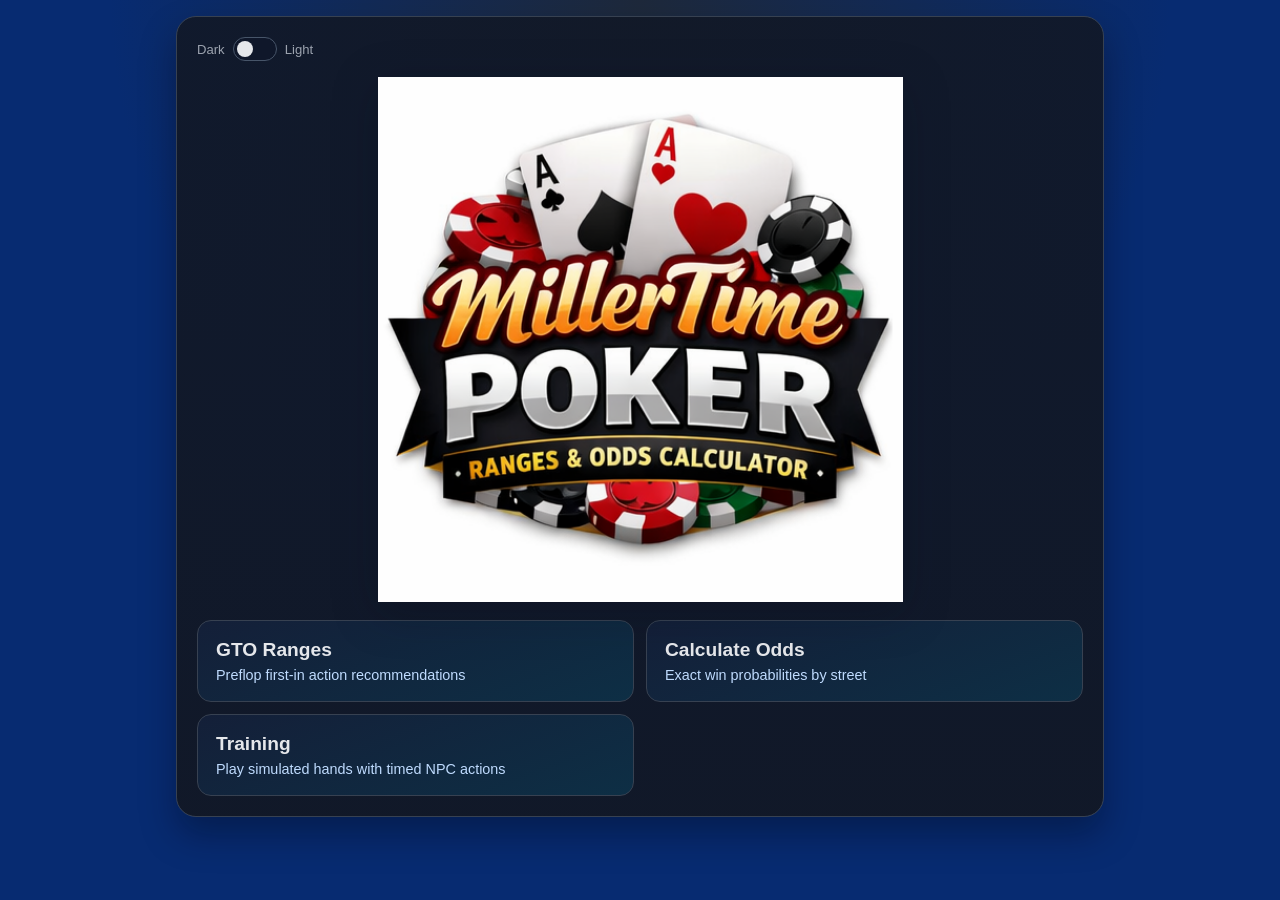
<file: index.html>
<!DOCTYPE html>
<html lang="en">
  <head>
    <meta charset="UTF-8" />
    <meta name="viewport" content="width=device-width, initial-scale=1.0" />
    <title>MillerTime Poker</title>
    <link rel="icon" type="image/svg+xml" href="favicon.svg" />
    <link rel="shortcut icon" href="favicon.svg" />
    <link rel="stylesheet" href="styles.css" />
    <script src="theme.js" defer></script>
  </head>
  <body>
    <main class="app-shell">
      <section class="card">
        <!-- Global top bar with theme toggle for the landing page. -->
        <div class="top-nav">
          <div class="theme-control">
            <span class="theme-label">Dark</span>
            <label class="theme-switch" for="theme-toggle-menu" aria-label="Toggle light mode">
              <input id="theme-toggle-menu" type="checkbox" data-theme-toggle />
              <span class="theme-slider"></span>
            </label>
            <span class="theme-label">Light</span>
          </div>
        </div>

        <!-- Hero/logo region. -->
        <div class="splash-wrap" aria-label="MillerTime Poker splash logo">
          <img
            class="splash-logo"
            src="assets/millertime-poker-logo.png"
            alt="MillerTime Poker Ranges and Odds Calculator logo"
          />
        </div>

        <!-- Main application navigation tiles. -->
        <div class="menu-grid">
          <a class="menu-button" href="ranges.html">
            <span class="menu-button-title">GTO Ranges</span>
            <span class="menu-button-subtitle">Preflop first-in action recommendations</span>
          </a>
          <a class="menu-button" href="odds.html">
            <span class="menu-button-title">Calculate Odds</span>
            <span class="menu-button-subtitle">Exact win probabilities by street</span>
          </a>
          <a class="menu-button" href="training.html">
            <span class="menu-button-title">Training</span>
            <span class="menu-button-subtitle">Play simulated hands with timed NPC actions</span>
          </a>
        </div>
      </section>
    </main>
  </body>
</html>
</file>
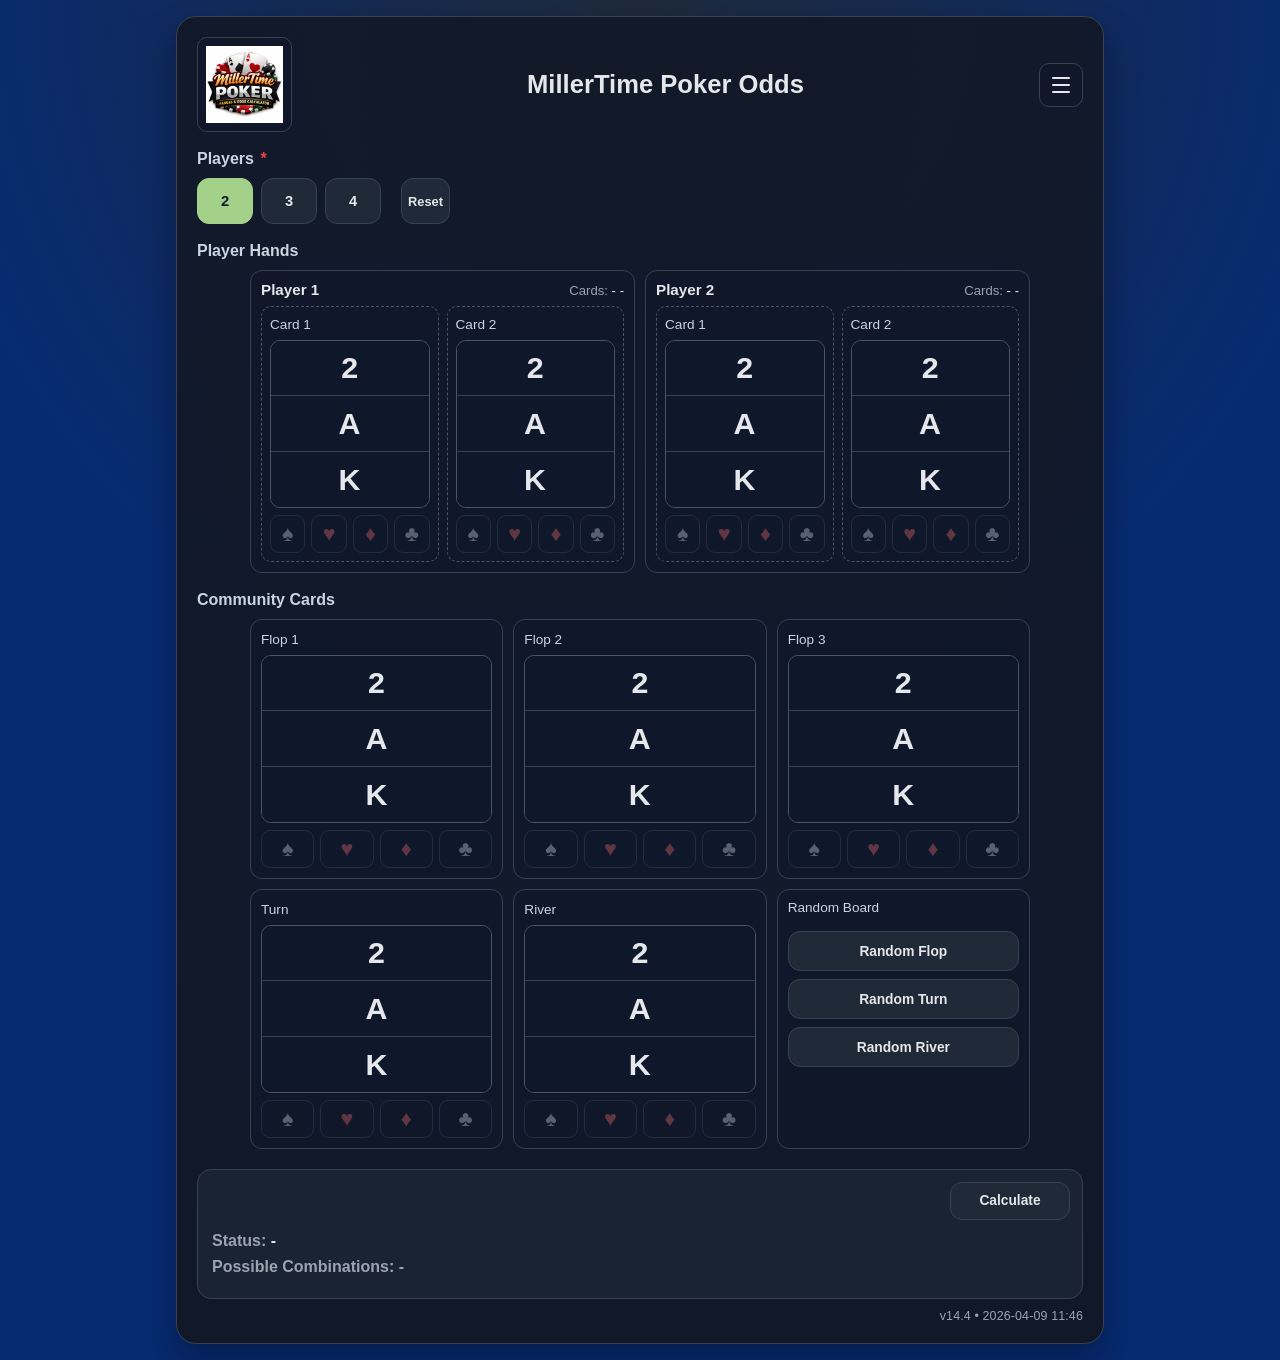
<file: odds.html>
<!DOCTYPE html>
<html lang="en">
  <head>
    <meta charset="UTF-8" />
    <meta name="viewport" content="width=device-width, initial-scale=1.0" />
    <title>MillerTime Poker Odds</title>
    <link rel="icon" type="image/svg+xml" href="favicon.svg" />
    <link rel="shortcut icon" href="favicon.svg" />
    <link rel="stylesheet" href="styles.css" />
    <script src="theme.js" defer></script>
  </head>
  <body>
    <main class="app-shell">
      <section class="card">
        <!-- Top navigation: home access, page identity, and app menu/theme controls. -->
        <div class="top-nav">
          <div class="home-brand">
            <a class="home-logo-link" href="index.html" aria-label="Go to Main Menu">
              <img class="home-logo-icon" src="assets/millertime-poker-logo.png" alt="MillerTime Poker" />
            </a>
          </div>
          <h1 class="page-title">MillerTime Poker Odds</h1>
          <details class="hamburger-menu">
            <summary class="hamburger-trigger" aria-label="Open menu">
              <span></span>
              <span></span>
              <span></span>
            </summary>
            <div class="hamburger-panel">
              <div class="theme-control menu-theme-control">
                <span class="theme-label">Dark</span>
                <label class="theme-switch" for="theme-toggle-odds" aria-label="Toggle light mode">
                  <input id="theme-toggle-odds" type="checkbox" data-theme-toggle />
                  <span class="theme-slider"></span>
                </label>
                <span class="theme-label">Light</span>
              </div>
              <a class="nav-link menu-nav-link" href="ranges.html">Go to Ranges</a>
              <a class="nav-link menu-nav-link" href="odds.html" aria-current="page">Go to Odds</a>
              <a class="nav-link menu-nav-link" href="training.html">Go to Training</a>
            </div>
          </details>
        </div>

        <!-- Player count selection and hard reset controls. -->
        <div class="field-group">
          <h2>Players <span class="required-asterisk" aria-hidden="true">*</span></h2>
          <div class="players-start-row">
            <div id="odds-players-grid" class="button-grid players-grid odds-players-grid"></div>
            <button id="reset-odds-btn" class="small-reset-btn" type="button">Reset</button>
          </div>
        </div>

        <!-- Per-player card selection rows. -->
        <div class="field-group">
          <h2>Player Hands</h2>
          <div id="player-rows" class="player-rows"></div>
        </div>

        <!-- Community card selectors and randomization controls. -->
        <div class="field-group">
          <h2>Community Cards</h2>
          <div id="board-grid" class="board-grid"></div>
        </div>

        <!-- Computation controls and odds output panel. -->
        <section class="result" aria-live="polite">
          <button id="calculate-odds-btn" class="calculate-odds-panel result-calc-btn" type="button">Calculate</button>
          <div class="result-row odds-summary-row">
            <span class="label summary-label">Status: <span id="odds-status" class="value odds-status-value pending">-</span></span>
          </div>
          <div class="result-row odds-summary-row">
            <span class="label summary-label">Possible Combinations: <span id="boards-evaluated" class="value">-</span></span>
          </div>
          <div id="odds-results" class="odds-results"></div>
        </section>

        <div class="build-tag-wrap">
          <span id="build-tag" class="build-tag">Build -</span>
        </div>
      </section>
    </main>

    <script src="odds.js"></script>
  </body>
</html>
</file>
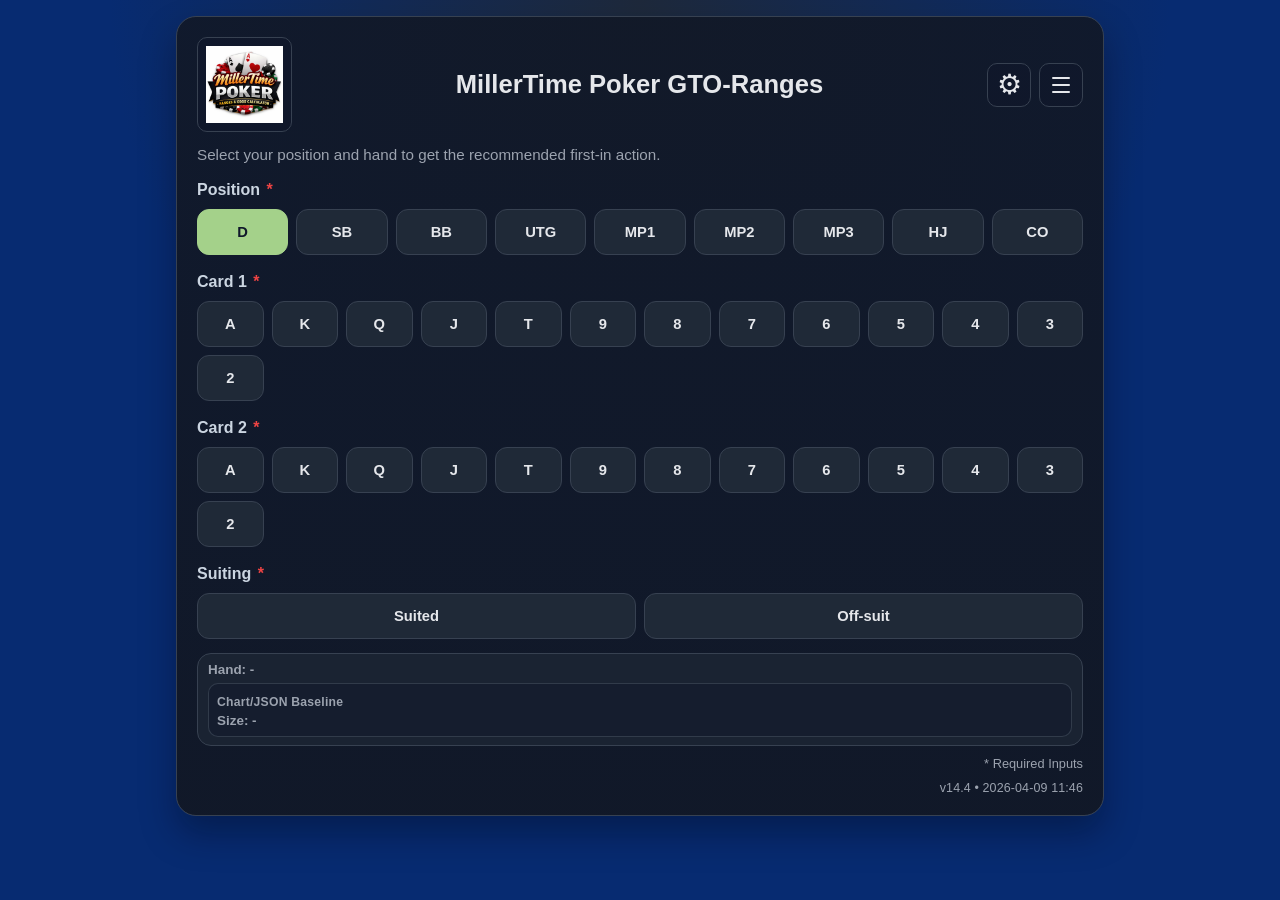
<file: ranges.html>
<!DOCTYPE html>
<html lang="en">
  <head>
    <meta charset="UTF-8" />
    <meta name="viewport" content="width=device-width, initial-scale=1.0" />
    <title>Millertime Poker GTO-Ranges</title>
    <link rel="icon" type="image/svg+xml" href="favicon.svg" />
    <link rel="shortcut icon" href="favicon.svg" />
    <link rel="stylesheet" href="styles.css" />
    <script src="theme.js" defer></script>
  </head>
  <body>
    <main class="app-shell">
      <section class="card">
        <!-- Top navigation: branding, page title, settings shortcut, and menu. -->
        <div class="top-nav">
          <div class="home-brand">
            <a class="home-logo-link" href="index.html" aria-label="Go to Main Menu">
              <img class="home-logo-icon" src="assets/millertime-poker-logo.png" alt="MillerTime Poker" />
            </a>
          </div>
          <h1 class="page-title">MillerTime Poker GTO-Ranges</h1>
          <div class="top-nav-actions">
            <button id="ranges-settings-open-btn" class="training-settings-trigger" type="button" aria-label="Open range settings">&#9881;</button>
            <details class="hamburger-menu">
              <summary class="hamburger-trigger" aria-label="Open menu">
                <span></span>
                <span></span>
                <span></span>
              </summary>
              <div class="hamburger-panel">
                <div class="theme-control menu-theme-control">
                  <span class="theme-label">Dark</span>
                  <label class="theme-switch" for="theme-toggle-ranges" aria-label="Toggle light mode">
                    <input id="theme-toggle-ranges" type="checkbox" data-theme-toggle />
                    <span class="theme-slider"></span>
                  </label>
                  <span class="theme-label">Light</span>
                </div>
                <a class="nav-link menu-nav-link" href="ranges.html" aria-current="page">Go to Ranges</a>
                <a class="nav-link menu-nav-link" href="odds.html">Go to Odds</a>
                <a class="nav-link menu-nav-link" href="training.html">Go to Training</a>
              </div>
            </details>
          </div>
        </div>

        <!-- Main page guidance text for the recommendation flow. -->
        <p class="subtitle">Select your position and hand to get the recommended first-in action.</p>

        <!-- Overlay settings panel for game type, player count, and table profile. -->
        <details id="ranges-settings-panel" class="training-settings training-settings-overlay">
          <summary class="training-settings-summary">Range Settings</summary>

          <div class="training-settings-dialog" role="dialog" aria-modal="true" aria-label="Range Settings">
            <div class="training-settings-dialog-header">
              <h2 class="training-settings-dialog-title">Range Settings</h2>
              <button id="ranges-settings-close-btn" class="training-settings-close" type="button" aria-label="Close settings">X</button>
            </div>

            <div class="field-group">
              <h2>Game Type</h2>
              <div id="ranges-game-type-grid" class="button-grid suiting-grid"></div>
            </div>

            <div class="field-group">
              <h2>Players <span class="required-asterisk" aria-hidden="true">*</span></h2>
              <div id="players-grid" class="button-grid players-grid scroll-selector ranges-scroll-selector"></div>
            </div>

            <div class="field-group">
              <h2>Table Temperature <span class="required-asterisk" aria-hidden="true">*</span></h2>
              <div id="temperature-grid" class="button-grid temperature-grid scroll-selector ranges-scroll-selector"></div>
            </div>
          </div>
        </details>

        <!-- Primary hand input selectors. -->
        <div class="field-group">
          <h2>Position <span class="required-asterisk" aria-hidden="true">*</span></h2>
          <div id="position-grid" class="button-grid"></div>
        </div>

        <div class="field-group">
          <h2>Card 1 <span class="required-asterisk" aria-hidden="true">*</span></h2>
          <div id="card1-grid" class="button-grid"></div>
        </div>

        <div class="field-group">
          <h2>Card 2 <span class="required-asterisk" aria-hidden="true">*</span></h2>
          <div id="card2-grid" class="button-grid"></div>
        </div>

        <div class="field-group">
          <h2>Suiting <span class="required-asterisk" aria-hidden="true">*</span></h2>
          <div id="suited-grid" class="button-grid suiting-grid"></div>
        </div>

        <!-- Recommendation output panel. -->
        <section class="result range-result" id="result-box" aria-live="polite">
          <div class="result-row odds-summary-row">
            <span class="label summary-label">Hand: <span id="hand-value" class="value">-</span></span>
          </div>
          <div id="baseline-recommendation" class="range-recommendation-block">
            <span class="range-recommendation-label">Chart/JSON Baseline</span>
            <button id="baseline-action-button" class="select-btn range-action-btn" type="button" hidden></button>
            <div class="result-row odds-summary-row">
              <span class="label summary-label">Size: <span id="baseline-size-value" class="value">-</span></span>
            </div>
          </div>

          <div id="derived-recommendation" class="range-recommendation-block" hidden>
            <span class="range-recommendation-label">Derived (Players/Temperature)</span>
            <button id="derived-action-button" class="select-btn range-action-btn" type="button" hidden></button>
            <div class="result-row odds-summary-row">
              <span class="label summary-label">Size: <span id="derived-size-value" class="value">-</span></span>
            </div>
            <p id="derived-reason" class="range-derived-reason" hidden></p>
          </div>

          <button id="range-source-button" class="select-btn range-source-btn" type="button" hidden>View Source Chart</button>
        </section>

        <details id="range-source-modal" class="training-settings training-settings-overlay range-source-modal">
          <summary>Range Source</summary>
          <div class="training-settings-dialog range-source-dialog" role="dialog" aria-modal="true" aria-label="Range Source Screenshot">
            <div class="training-settings-dialog-header">
              <h2 id="range-source-title" class="training-settings-dialog-title">Range Source</h2>
              <button id="range-source-close-btn" class="training-settings-close" type="button" aria-label="Close source screenshot">X</button>
            </div>

            <p id="range-source-caption" class="range-source-caption"></p>
            <p id="range-source-missing" class="range-source-missing" hidden>
              Screenshot not found. Add an image file for this game type and position in assets/range-screenshots.
            </p>
            <div class="range-source-image-wrap">
              <img id="range-source-image" class="range-source-image" alt="Range source screenshot" loading="lazy" hidden />
            </div>
          </div>
        </details>

        <p class="required-note">* Required Inputs</p>

        <div class="build-tag-wrap">
          <span id="build-tag" class="build-tag">Build -</span>
        </div>
      </section>
    </main>

    <script src="app.js"></script>
  </body>
</html>
</file>
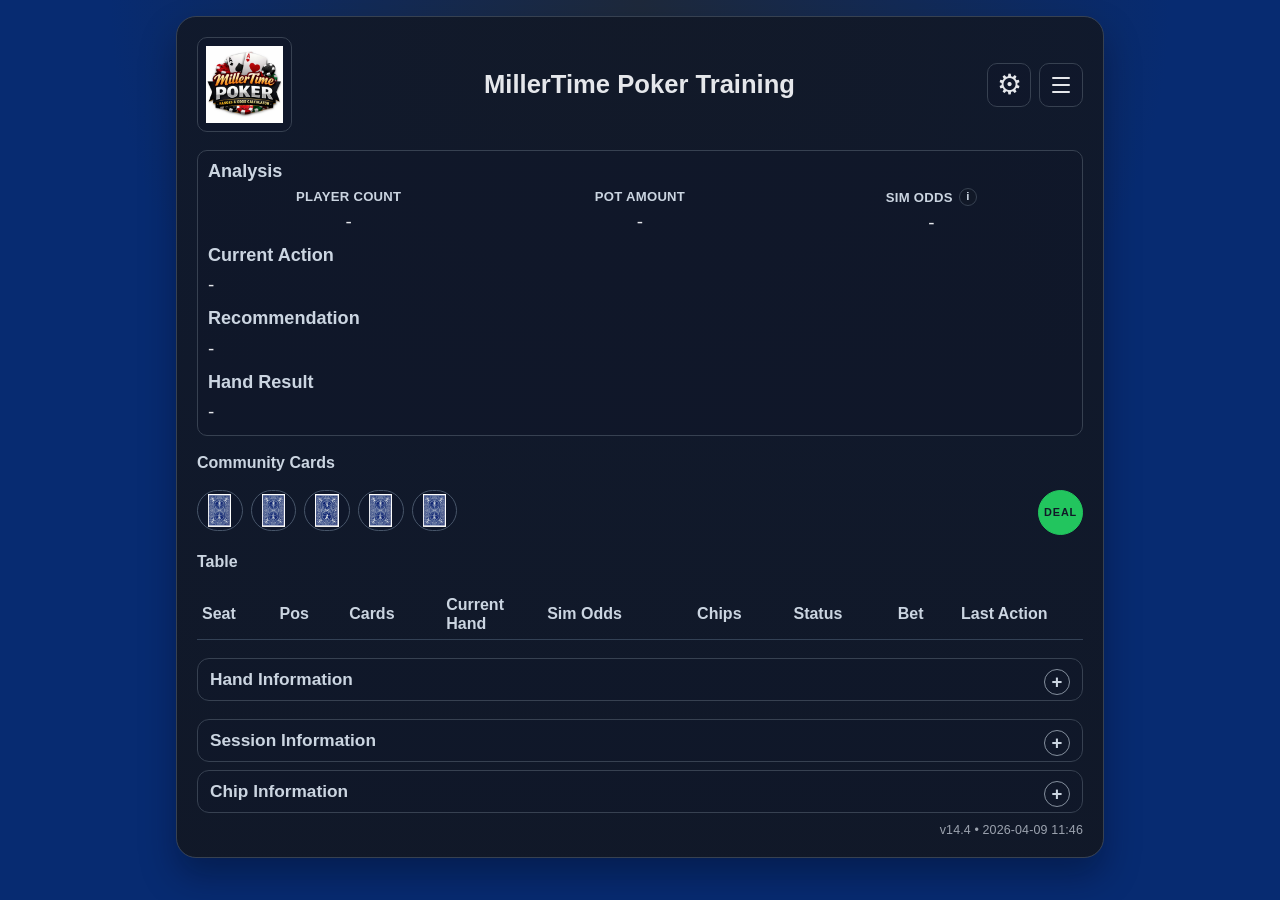
<file: training.html>
<!DOCTYPE html>
<html lang="en">
  <head>
    <meta charset="UTF-8" />
    <meta name="viewport" content="width=device-width, initial-scale=1.0" />
    <title>MillerTime Poker Training</title>
    <link rel="icon" type="image/svg+xml" href="favicon.svg" />
    <link rel="shortcut icon" href="favicon.svg" />
    <link rel="stylesheet" href="styles.css" />
    <script src="theme.js" defer></script>
  </head>
  <body>
    <main class="app-shell">
      <section class="card">
        <!-- Top navigation and global controls for the training page. -->
        <div class="top-nav">
          <div class="home-brand">
            <a class="home-logo-link" href="index.html" aria-label="Go to Main Menu">
              <img class="home-logo-icon" src="assets/millertime-poker-logo.png" alt="MillerTime Poker" />
            </a>
          </div>
          <h1 class="page-title">MillerTime Poker Training</h1>
          <div class="top-nav-actions">
            <button id="training-settings-open-btn" class="training-settings-trigger" type="button" aria-label="Open session settings">&#9881;</button>
            <details class="hamburger-menu">
              <summary class="hamburger-trigger" aria-label="Open menu">
                <span></span>
                <span></span>
                <span></span>
              </summary>
              <div class="hamburger-panel">
                <div class="theme-control menu-theme-control">
                  <span class="theme-label">Dark</span>
                  <label class="theme-switch" for="theme-toggle-training" aria-label="Toggle light mode">
                    <input id="theme-toggle-training" type="checkbox" data-theme-toggle />
                    <span class="theme-slider"></span>
                  </label>
                  <span class="theme-label">Light</span>
                </div>
                <a class="nav-link menu-nav-link" href="ranges.html">Go to Ranges</a>
                <a class="nav-link menu-nav-link" href="odds.html">Go to Odds</a>
                <a class="nav-link menu-nav-link" href="training.html" aria-current="page">Go to Training</a>
                <a class="nav-link menu-nav-link" href="#training-session-log-section">Session Information</a>
              </div>
            </details>
          </div>
        </div>
        <!-- Session-level configuration overlay (table setup + automation options). -->
        <details id="training-settings-panel" class="training-settings training-settings-overlay">
          <summary class="training-settings-summary">Session Settings</summary>

          <div class="training-settings-dialog" role="dialog" aria-modal="true" aria-label="Session Settings">
            <div class="training-settings-dialog-header">
              <h2 class="training-settings-dialog-title">Session Settings</h2>
              <button id="training-settings-close-btn" class="training-settings-close" type="button" aria-label="Close settings">X</button>
            </div>

            <section class="field-group">
              <h2>Players <span class="required-asterisk" aria-hidden="true">*</span></h2>
              <div id="training-players-grid" class="button-grid players-grid"></div>
            </section>

            <section class="field-group">
              <h2>Table Temperature <span class="required-asterisk" aria-hidden="true">*</span></h2>
              <div id="training-temperature-grid" class="button-grid temperature-grid"></div>
            </section>

            <section class="field-group">
              <h2>Your Position <span class="required-asterisk" aria-hidden="true">*</span></h2>
              <div id="training-position-grid" class="button-grid"></div>
            </section>

            <section class="field-group">
              <h2>Game Type</h2>
              <div id="training-game-type-grid" class="button-grid suiting-grid"></div>
            </section>

            <section class="field-group">
              <h2>Automation</h2>
              <label class="training-checkbox-option" for="training-auto-deal-toggle">
                <input id="training-auto-deal-toggle" type="checkbox" checked />
                <span>Auto deal next hand after 10 seconds</span>
              </label>
              <button id="training-settings-reset-btn" class="select-btn danger training-settings-reset-btn" type="button">Reset Session</button>
            </section>
          </div>
        </details>

        <!-- Live analysis and recommendation dashboard. -->
        <section class="field-group">
          <div class="training-action-status training-action-overview" aria-live="polite">
            <section class="training-action-section training-action-analysis">
              <h3 class="training-action-heading">Analysis</h3>
              <div class="training-analysis-metrics">
                <div class="training-analysis-metric">
                  <span class="training-analysis-label">Player Count</span>
                  <span id="training-players-in-hand" class="value training-status-value training-analysis-value">-</span>
                </div>
                <div class="training-analysis-metric">
                  <span class="training-analysis-label">Pot Amount</span>
                  <span id="training-pot" class="value training-status-value training-analysis-value">-</span>
                </div>
                <div class="training-analysis-metric">
                  <span class="training-analysis-label">
                    <span class="training-heading-with-info">
                      Sim Odds
                      <span id="training-sim-odds-info-anchor" class="training-info-anchor">
                        <button
                          id="training-sim-odds-info-btn"
                          class="training-info-icon-btn"
                          type="button"
                          aria-label="How Sim Odds works"
                          aria-expanded="false"
                          aria-controls="training-sim-odds-info-popover"
                        >
                          i
                        </button>
                        <span id="training-sim-odds-info-popover" class="training-info-popover" role="tooltip" hidden>
                          Sim Odds is estimated with Monte Carlo simulation. The app runs many random runouts versus active opponents and averages win/tie outcomes.
                        </span>
                      </span>
                    </span>
                  </span>
                  <span id="training-odds" class="value training-status-value training-analysis-value">-</span>
                </div>
              </div>
            </section>
            <section class="training-action-section training-action-current-action">
              <h3 class="training-action-heading">Current Action</h3>
              <span id="training-action-on" class="value training-status-value training-current-action-value">-</span>
            </section>
            <section class="training-action-section training-action-recommendation">
              <h3 class="training-action-heading">Recommendation</h3>
              <span id="training-reco-analysis" class="value training-status-value training-reco-analysis-value">-</span>
              <p id="training-prompt" class="training-prompt">Start a hand to begin training.</p>
              <p class="training-reco-line">
                <span id="training-reco" class="value training-status-value training-reco-value">-</span>
              </p>
            </section>
            <section class="training-action-section training-action-hand-result">
              <h3 class="training-action-heading">Hand Result</h3>
              <span id="training-hand-result" class="value training-status-value training-hand-result-value">-</span>
                <div id="training-auto-deal-controls" class="training-auto-deal-controls" hidden>
                  <span id="training-auto-deal-status" class="training-auto-deal-status">Next hand in 10s</span>
                  <button id="training-auto-deal-pause-btn" class="select-btn training-small-btn" type="button">Pause</button>
                </div>
            </section>
            <div class="training-status-hidden" aria-hidden="true">
              <span id="training-session">-</span>
              <span id="training-street">-</span>
            </div>
          </div>
        </section>

        <!-- Community board and primary deal action. -->
        <section class="field-group">
          <div class="training-board-heading">
            <h2 class="training-board-title">Community Cards</h2>
          </div>
          <div class="training-board-row">
            <div id="training-board" class="board-display"></div>
            <div class="training-top-controls">
              <div class="training-deal-control">
                <button id="training-start-btn" class="select-btn training-small-btn training-deal-btn" type="button" aria-label="Deal" title="Deal">DEAL</button>
              </div>
            </div>
          </div>
        </section>

        <!-- User bet sizing controls (shown only when aggressive actions are available). -->
        <section class="field-group training-bet-sizing-section" id="training-bet-sizing" hidden>
          <label for="training-bet-size-input" class="training-bet-sizing-label">Bet Amount</label>
          <div class="training-bet-sizing-controls">
            <input
              id="training-bet-size-input"
              class="training-bet-size-input"
              type="number"
              min="0"
              step="10"
              value="0"
              disabled
            />
            <input
              id="training-bet-size-slider"
              class="training-bet-size-slider"
              type="range"
              min="0"
              max="0"
              step="10"
              value="0"
              list="training-bet-size-ticks"
              disabled
            />
            <datalist id="training-bet-size-ticks"></datalist>
            <span id="training-bet-size-range" class="training-bet-size-range">Range: -</span>
            <span id="training-bet-size-current" class="training-bet-size-current">Selected: -</span>
          </div>
        </section>

        <!-- Per-seat table state and action controls. -->
        <section class="field-group">
          <div class="training-table-heading">
            <h2 class="training-table-title">Table</h2>
            <div class="training-controls training-controls-inline">
              <div id="training-action-buttons" class="training-action-buttons training-action-buttons-inline">
                <button id="training-fold-btn" class="select-btn danger training-small-btn" type="button" disabled>Fold</button>
                <button id="training-check-btn" class="select-btn training-small-btn" type="button" disabled>Check</button>
                <button id="training-call-btn" class="select-btn training-small-btn" type="button" disabled>Call</button>
                <button id="training-raise-btn" class="select-btn training-small-btn" type="button" disabled>Raise</button>
                <button id="training-bet-btn" class="select-btn training-small-btn" type="button" disabled>Bet</button>
              </div>
            </div>
          </div>
          <div class="table-wrap training-table-wrap">
            <table class="odds-table training-table" id="training-table">
              <thead>
                <tr>
                  <th>Seat</th>
                  <th>Pos</th>
                  <th>Cards</th>
                  <th>Current Hand</th>
                  <th id="training-odds-results-header">Sim Odds</th>
                  <th>Chips</th>
                  <th>Status</th>
                  <th>Bet</th>
                  <th>Last Action</th>
                </tr>
              </thead>
              <tbody id="training-table-body"></tbody>
            </table>
          </div>
        </section>

        <!-- Hand-level event feed and post-hand analysis. -->
        <details id="training-hand-info-section" class="field-group training-info-panel">
          <summary class="training-info-summary">Hand Information</summary>
          <div class="training-info-content">
            <div id="training-log" class="training-log"></div>

            <section id="training-summary" class="result training-summary" hidden>
              <div class="result-row odds-summary-row">
                <span class="label summary-label">Hand Analysis: <span id="training-summary-headline" class="value">-</span></span>
              </div>
              <div id="training-summary-details" class="training-summary-details"></div>
            </section>
          </div>
        </details>

        <!-- Session-level summary and history logs. -->
        <details id="training-session-log-section" class="field-group training-info-panel">
          <summary class="training-info-summary">Session Information</summary>
          <div class="training-info-content">
            <div id="training-session-log-body" class="training-session-log">No completed hands yet in this session.</div>
          </div>
        </details>

        <!-- Chip movement/audit trail for the current session. -->
        <details id="training-chip-log-section" class="field-group training-info-panel training-chip-log-section">
          <summary class="training-info-summary">Chip Information</summary>
          <div class="training-info-content">
            <div id="training-chip-log" class="training-chip-log">Session chip tracking will appear here.</div>
          </div>
        </details>

        <div class="build-tag-wrap">
          <span id="training-build-tag" class="build-tag">Build -</span>
        </div>
      </section>
    </main>

    <script src="training.js"></script>
  </body>
</html>
</file>
<file: styles.css>
/* Design tokens used throughout the app for color consistency and theming. */
:root {
  --bg: #072b71;
  --bg-start: #1e293b;
  --panel: #111827;
  --panel-soft: #1f2937;
  --card-bg: linear-gradient(180deg, rgba(17, 24, 39, 0.92), rgba(17, 24, 39, 0.98));
  --menu-button-bg: linear-gradient(160deg, rgba(20, 32, 58, 0.9), rgba(13, 49, 72, 0.9));
  --menu-button-hover-shadow: 0 8px 20px rgba(8, 47, 73, 0.45);
  --surface-soft: rgba(15, 23, 42, 0.55);
  --token-bg: rgba(15, 23, 42, 0.75);
  --text: #e5e7eb;
  --muted: #9ca3af;
  --heading: #cbd5e1;
  --accent: #22d3ee;
  --accent-soft: rgba(34, 211, 238, 0.22);
  --success: #22c55e;
  --warning: #f59e0b;
  --danger: #ef4444;
  --border: #374151;
  --nav-link-text: #c7d2fe;
  --nav-link-bg: rgba(15, 23, 42, 0.55);
  --menu-subtitle: #bfdbfe;
  --table-border: #334155;
  --card-select-bg: #0f172a;
  --card-select-border: #475569;
  --suit-black: #e2e8f0;
  --suit-red: #f87171;
  --status-pending-bg: rgba(156, 163, 175, 0.2);
  --status-pending-text: var(--text);
  --status-info-bg: rgba(56, 189, 248, 0.2);
  --status-info-text: #bae6fd;
  --btn-disabled-bg: color-mix(in oklab, var(--panel-soft) 88%, black);
  --btn-disabled-border: color-mix(in oklab, var(--border) 85%, black);
  --btn-disabled-text: color-mix(in oklab, var(--text) 74%, black);
}

[data-theme="light"] {
  --bg: #e0f2fe;
  --bg-start: #f8fafc;
  --panel: #ffffff;
  --panel-soft: #eef2ff;
  --card-bg: linear-gradient(180deg, #ffffff, #f8fafc);
  --menu-button-bg: linear-gradient(160deg, rgba(255, 255, 255, 0.98), rgba(241, 245, 249, 0.98));
  --menu-button-hover-shadow: 0 8px 18px rgba(148, 163, 184, 0.35);
  --surface-soft: rgba(241, 245, 249, 0.9);
  --token-bg: rgba(226, 232, 240, 0.9);
  --text: #0f172a;
  --muted: #475569;
  --heading: #1e293b;
  --border: #cbd5e1;
  --nav-link-text: #1d4ed8;
  --nav-link-bg: rgba(219, 234, 254, 0.85);
  --menu-subtitle: #1e3a8a;
  --table-border: #cbd5e1;
  --card-select-bg: #ffffff;
  --card-select-border: #94a3b8;
  --suit-black: #0f172a;
  --suit-red: #dc2626;
  --status-pending-bg: rgba(148, 163, 184, 0.22);
  --status-pending-text: #0f172a;
  --status-info-bg: rgba(14, 116, 144, 0.24);
  --status-info-text: #0c4a6e;
  --btn-disabled-bg: #dbe4ef;
  --btn-disabled-border: #a9b8cb;
  --btn-disabled-text: #1f2937;
}

[data-theme="light"] #action-value.raise {
  color: #14532d;
}

[data-theme="light"] #action-value.call,
[data-theme="light"] #action-value.check {
  color: #92400e;
}

[data-theme="light"] #action-value.fold {
  color: #991b1b;
}

/* Base reset and page-level layout containers. */
* {
  box-sizing: border-box;
}

body {
  margin: 0;
  min-height: 100vh;
  font-family: "Avenir Next", "Segoe UI", "Trebuchet MS", sans-serif;
  background: radial-gradient(circle at top, var(--bg-start) 0%, var(--bg) 48%);
  color: var(--text);
}

.app-shell {
  width: min(960px, 100%);
  margin: 0 auto;
  padding: 16px;
}

.card {
  background: var(--card-bg);
  border: 1px solid var(--border);
  border-radius: 20px;
  padding: 20px;
  box-shadow: 0 18px 35px rgba(2, 6, 23, 0.35);
}

.top-nav {
  display: grid;
  grid-template-columns: auto 1fr auto;
  align-items: center;
  gap: 10px;
  margin-bottom: 14px;
}

.home-brand {
  display: inline-flex;
  align-items: center;
  justify-self: start;
}

.home-logo-link {
  display: inline-flex;
  width: 95px;
  height: 95px;
  align-items: center;
  justify-content: center;
  border-radius: 10px;
  border: 1px solid var(--border);
  background: var(--surface-soft);
  transition: 120ms ease;
}

.home-logo-link:hover {
  border-color: var(--accent);
  transform: translateY(-1px);
}

.home-logo-icon {
  width: 77px;
  height: 77px;
  object-fit: contain;
}

.page-title {
  margin: 0;
  font-size: clamp(1.2rem, 2vw, 1.8rem);
  line-height: 1.15;
  text-align: center;
  justify-self: center;
}

.top-nav-actions {
  display: inline-flex;
  align-items: center;
  gap: 8px;
  justify-self: end;
}

.training-settings-trigger {
  display: inline-flex;
  width: 44px;
  height: 44px;
  border-radius: 10px;
  border: 1px solid var(--border);
  background: var(--surface-soft);
  color: var(--text);
  align-items: center;
  justify-content: center;
  font-size: 1.72rem;
  line-height: 1;
  cursor: pointer;
}

.training-settings-trigger:hover {
  border-color: var(--accent);
  transform: translateY(-1px);
}

.hamburger-menu {
  position: relative;
  justify-self: end;
}

.hamburger-trigger {
  list-style: none;
  display: inline-flex;
  width: 44px;
  height: 44px;
  border-radius: 10px;
  border: 1px solid var(--border);
  background: var(--surface-soft);
  align-items: center;
  justify-content: center;
  flex-direction: column;
  gap: 5px;
  cursor: pointer;
}

.hamburger-trigger::-webkit-details-marker {
  display: none;
}

.hamburger-trigger span {
  width: 18px;
  height: 2px;
  border-radius: 99px;
  background: var(--text);
}

.hamburger-panel {
  position: absolute;
  right: 0;
  top: calc(100% + 8px);
  min-width: 220px;
  padding: 10px;
  border-radius: 12px;
  border: 1px solid var(--border);
  background: var(--panel);
  box-shadow: 0 16px 28px rgba(2, 6, 23, 0.35);
  z-index: 20;
}

.menu-theme-control {
  width: 100%;
  justify-content: flex-start;
  margin: 0 0 10px;
}

.menu-nav-link {
  display: block;
  margin-top: 6px;
}

.menu-nav-link[aria-current="page"] {
  opacity: 0.75;
  pointer-events: none;
}

.nav-link {
  color: var(--nav-link-text);
  text-decoration: none;
  font-size: 0.9rem;
  border: 1px solid #475569;
  background: var(--nav-link-bg);
  padding: 8px 12px;
  border-radius: 10px;
  transition: 120ms ease;
}

.nav-link:hover {
  border-color: var(--accent);
  color: var(--text);
}

/* Shared nav/menu controls (theme switch and quick navigation links). */
.theme-control {
  display: inline-flex;
  align-items: center;
  gap: 8px;
  margin-left: auto;
}

.theme-label {
  color: var(--muted);
  font-size: 0.82rem;
}

.theme-switch {
  position: relative;
  display: inline-flex;
  width: 44px;
  height: 24px;
}

.theme-switch input {
  opacity: 0;
  width: 0;
  height: 0;
}

.theme-slider {
  position: absolute;
  inset: 0;
  cursor: pointer;
  background: var(--card-select-bg);
  border: 1px solid var(--card-select-border);
  border-radius: 999px;
  transition: 160ms ease;
}

.theme-slider::before {
  content: "";
  position: absolute;
  width: 16px;
  height: 16px;
  left: 3px;
  top: 3px;
  border-radius: 50%;
  background: var(--text);
  transition: 160ms ease;
}

.theme-switch input:checked + .theme-slider {
  background: color-mix(in oklab, var(--accent) 28%, var(--card-select-bg));
  border-color: var(--accent);
}

.theme-switch input:checked + .theme-slider::before {
  transform: translateX(20px);
}

h1 {
  margin: 0;
  font-size: clamp(1.3rem, 2vw, 1.9rem);
}

.subtitle {
  margin-top: 8px;
  color: var(--muted);
  font-size: 0.95rem;
}

/* Landing page splash and primary entry points. */
.splash-wrap {
  margin-top: 16px;
  display: flex;
  justify-content: center;
}

.splash-logo {
  width: min(525px, 96%);
  height: auto;
  display: block;
  filter: drop-shadow(0 10px 22px rgba(2, 6, 23, 0.25));
}

.field-group {
  margin-top: 18px;
}

.field-group h2 {
  margin: 0 0 10px;
  font-size: 1rem;
  color: var(--heading);
}

.required-asterisk {
  color: var(--danger);
  font-weight: 700;
  margin-left: 2px;
}

.players-start-row {
  display: flex;
  align-items: center;
  gap: 8px;
  flex-wrap: wrap;
}

.odds-players-grid {
  width: 196px;
  grid-template-columns: repeat(3, 60px);
  gap: 8px;
}

.small-reset-btn {
  border: 1px solid var(--border);
  background: var(--panel-soft);
  color: var(--text);
  border-radius: 12px;
  width: 49px;
  min-width: 49px;
  height: 46px;
  padding: 0;
  font-size: 0.8rem;
  font-weight: 600;
  cursor: pointer;
}

.small-reset-btn:hover {
  border-color: var(--accent);
}

.top-calculate-btn {
  margin-left: auto;
  min-width: 180px;
}

.calculate-odds-panel {
  border: 1px solid var(--border);
  border-radius: 12px;
  background: var(--panel-soft);
  color: var(--text);
  margin: 0;
  min-width: 170px;
  min-height: 46px;
  padding: 0 18px;
  font-size: 0.95rem;
  font-weight: 700;
  line-height: 1;
  text-align: center;
  cursor: pointer;
  transition: 120ms ease;
  display: inline-flex;
  align-items: center;
  justify-content: center;
}

.calculate-odds-panel:hover {
  border-color: var(--accent);
  transform: translateY(-1px);
}

.calculate-odds-panel:disabled {
  opacity: 0.7;
  cursor: not-allowed;
}

.menu-grid {
  margin-top: 18px;
  display: grid;
  gap: 12px;
  grid-template-columns: repeat(2, minmax(220px, 1fr));
}

.menu-button {
  display: block;
  text-decoration: none;
  color: var(--text);
  border: 1px solid var(--border);
  background: var(--menu-button-bg);
  border-radius: 14px;
  padding: 18px;
  transition: 140ms ease;
}

.menu-button:hover {
  border-color: var(--accent);
  transform: translateY(-2px);
  box-shadow: var(--menu-button-hover-shadow);
}

.menu-button-title {
  display: block;
  font-size: 1.2rem;
  font-weight: 700;
}

.menu-button-subtitle {
  display: block;
  margin-top: 6px;
  color: var(--menu-subtitle);
  font-size: 0.9rem;
}

.button-grid {
  display: grid;
  grid-template-columns: repeat(auto-fit, minmax(62px, 1fr));
  gap: 8px;
}

.scroll-selector {
  display: grid;
  grid-template-columns: none;
  grid-auto-flow: column;
  grid-auto-columns: calc((100% - (8px * 3)) / 4);
  gap: 8px;
  overflow-x: auto;
  overflow-y: hidden;
  padding-bottom: 4px;
  scroll-snap-type: x proximity;
  scrollbar-width: thin;
  scrollbar-color: color-mix(in oklab, var(--accent) 60%, transparent) transparent;
  -webkit-overflow-scrolling: touch;
}

.scroll-selector::-webkit-scrollbar {
  height: 6px;
}

.scroll-selector::-webkit-scrollbar-thumb {
  background: color-mix(in oklab, var(--accent) 45%, transparent);
  border-radius: 999px;
}

.scroll-selector .select-btn {
  white-space: nowrap;
  scroll-snap-align: start;
}

.players-grid {
  grid-template-columns: repeat(5, minmax(56px, 1fr));
}

.temperature-grid {
  grid-template-columns: repeat(3, minmax(110px, 1fr));
}

.stage-grid {
  grid-template-columns: repeat(4, minmax(120px, 1fr));
}

.card-grid {
  grid-template-columns: repeat(13, minmax(42px, 1fr));
  overflow-x: auto;
  padding-bottom: 4px;
}

.suiting-grid {
  grid-template-columns: repeat(2, minmax(120px, 1fr));
}

.button-grid.scroll-selector {
  grid-template-columns: none;
  grid-auto-flow: column;
  grid-auto-columns: calc((100% - (8px * 3)) / 4);
}

.button-grid.scroll-selector.ranges-scroll-selector {
  grid-auto-columns: calc((100% - (8px * 7)) / 8);
}

#temperature-grid.ranges-scroll-selector {
  grid-auto-columns: calc(((100% - (8px * 7)) / 8) * 1.5);
}

.select-btn {
  border: 1px solid var(--border);
  background: var(--panel-soft);
  color: var(--text);
  padding: 10px 8px;
  border-radius: 12px;
  font-size: 0.92rem;
  font-weight: 600;
  cursor: pointer;
  transition: 120ms ease;
  min-height: 46px;
}

.select-btn:hover {
  border-color: var(--accent);
  transform: translateY(-1px);
}

.select-btn.active {
  border-color: #a4d18a;
  background: #a4d18a;
  color: #0f172a;
}

.select-btn:disabled {
  opacity: 1;
  cursor: not-allowed;
  background: var(--btn-disabled-bg);
  border-color: var(--btn-disabled-border);
  color: var(--btn-disabled-text);
}

.action-controls {
  display: flex;
  justify-content: flex-start;
}

.primary-action {
  min-width: 200px;
}

.required-note {
  margin: 10px 0 0;
  font-size: 0.8rem;
  color: var(--muted);
  text-align: right;
}

.odds-status-value {
  background: transparent;
  border: 0;
  border-radius: 0;
  padding: 0;
  min-height: 0;
}

#odds-status.pending,
#odds-status.info,
#odds-status.raise,
#odds-status.call,
#odds-status.check,
#odds-status.fold {
  background: transparent;
  color: var(--text);
}

.result {
  margin-top: 20px;
  border: 1px solid var(--border);
  border-radius: 14px;
  padding: 14px;
  padding-top: 62px;
  background: color-mix(in oklab, var(--panel-soft) 70%, transparent);
  position: relative;
}

.result-calc-btn {
  position: absolute;
  top: 12px;
  right: 12px;
  min-width: 120px;
  min-height: 38px;
  padding: 0 12px;
  font-size: 0.86rem;
}

.range-result {
  margin-top: 14px;
  padding: 8px 10px;
}

.range-result .result-row + .result-row,
.range-result .odds-summary-row + .odds-summary-row {
  margin-top: 4px;
}

.range-result .summary-label {
  font-size: 0.84rem;
}

.range-recommendation-block {
  margin-top: 6px;
  border: 1px solid color-mix(in oklab, var(--border) 85%, transparent);
  border-radius: 10px;
  padding: 8px;
  background: color-mix(in oklab, var(--surface-soft) 70%, transparent);
}

.range-recommendation-label {
  display: inline-block;
  font-size: 0.76rem;
  font-weight: 700;
  letter-spacing: 0.02em;
  color: var(--muted);
  margin-bottom: 4px;
}

.range-action-btn {
  display: block;
  width: 110px;
  min-height: 46px;
  margin: 6px auto;
  font-size: 0.92rem;
  font-weight: 800;
  cursor: default;
}

.range-action-btn[hidden] {
  display: none;
}

.range-action-btn.fold {
  color: #b91c1c;
}

.range-action-btn.raise,
.range-action-btn.bet {
  color: #15803d;
}

.range-action-btn.call,
.range-action-btn.check {
  color: #000000;
}

.range-derived-reason {
  margin: 6px 0 0;
  font-size: 0.8rem;
  color: var(--muted);
  text-align: center;
}

.range-source-btn {
  min-height: 38px;
  margin: 2px 0 6px;
  font-size: 0.84rem;
  font-weight: 700;
}

.range-source-btn[hidden] {
  display: none;
}

.range-source-modal .training-settings-dialog {
  width: min(980px, 96vw);
}

.range-source-caption {
  margin: 8px 0 10px;
  color: var(--muted);
  font-size: 0.9rem;
}

.range-source-missing {
  margin: 0 0 10px;
  color: color-mix(in oklab, var(--danger) 72%, var(--text));
  font-size: 0.9rem;
}

.range-source-image-wrap {
  border: 1px solid var(--border);
  border-radius: 10px;
  background: color-mix(in oklab, var(--surface-soft) 80%, transparent);
  padding: 8px;
  max-height: min(68vh, 800px);
  overflow: auto;
}

.range-source-image {
  display: block;
  width: 100%;
  height: auto;
  border-radius: 8px;
}

.build-tag-wrap {
  margin-top: 10px;
  display: flex;
  justify-content: flex-end;
}

.build-tag {
  color: var(--muted);
  font-size: 0.78rem;
  letter-spacing: 0.01em;
}

.result-row {
  display: flex;
  align-items: center;
  justify-content: space-between;
  gap: 12px;
}

.result-row + .result-row {
  margin-top: 8px;
}

.odds-summary-row + .odds-summary-row {
  margin-top: 8px;
}

.summary-label {
  font-weight: 700;
}

.label {
  color: var(--muted);
}

.value {
  font-weight: 700;
}

.badge {
  display: inline-flex;
  align-items: center;
  justify-content: center;
  padding: 6px 10px;
  border-radius: 999px;
  font-size: 0.85rem;
  letter-spacing: 0.01em;
}

/* Strip badge backgrounds from action-value inline display. */
#action-value.pending,
#action-value.info,
#action-value.raise,
#action-value.call,
#action-value.check,
#action-value.fold {
  background: transparent;
  padding: 0;
}

.pending {
  background: var(--status-pending-bg);
  color: var(--status-pending-text);
}

.info {
  background: var(--status-info-bg);
  color: var(--status-info-text);
}

.raise {
  background: rgba(34, 197, 94, 0.2);
  color: #86efac;
}

/* Keep Odds completion state readable without badge background. */
#odds-status.raise {
  font-size: 1.02rem;
  color: #166534;
}

.call,
.check {
  background: rgba(245, 158, 11, 0.2);
  color: #fde68a;
}

.fold {
  background: rgba(239, 68, 68, 0.2);
  color: #fca5a5;
}

.board-grid {
  display: grid;
  gap: 10px;
  grid-template-columns: repeat(3, minmax(140px, 1fr));
  max-width: 780px;
  margin: 0 auto;
}

.board-slot,
.player-row {
  border: 1px solid var(--border);
  border-radius: 12px;
  background: var(--surface-soft);
  padding: 10px;
}

.board-slot.disabled {
  opacity: 0.5;
}

.board-random-controls {
  display: grid;
  align-content: start;
  gap: 8px;
}

.board-random-btn {
  width: 100%;
  min-height: 40px;
  font-size: 0.86rem;
}

.board-slot-label {
  display: inline-block;
  margin-bottom: 8px;
  color: var(--heading);
  font-size: 0.85rem;
}

.card-select {
  width: 100%;
  margin-bottom: 6px;
  border: 1px solid var(--card-select-border);
  border-radius: 8px;
  background: var(--card-select-bg);
  color: var(--text);
  padding: 8px;
}

.card-wheel-group {
  display: grid;
  gap: 7px;
  min-width: 0;
}

.card-wheel-viewport {
  position: relative;
  height: 168px;
  overflow-y: auto;
  overflow-x: hidden;
  border: 1px solid var(--card-select-border);
  border-radius: 10px;
  background: var(--card-select-bg);
  scroll-snap-type: y mandatory;
  scrollbar-width: thin;
  scrollbar-color: color-mix(in oklab, var(--accent) 60%, transparent) transparent;
  -webkit-overflow-scrolling: touch;
}

.card-wheel-viewport::before {
  content: "";
  position: absolute;
  left: 4px;
  right: 10px;
  top: 56px;
  height: 56px;
  border: 1px solid color-mix(in oklab, var(--accent) 45%, var(--card-select-border));
  border-radius: 8px;
  background: color-mix(in oklab, var(--accent) 10%, transparent);
  pointer-events: none;
  z-index: 1;
}

.card-wheel-viewport::-webkit-scrollbar {
  width: 6px;
}

.card-wheel-viewport::-webkit-scrollbar-thumb {
  background: color-mix(in oklab, var(--accent) 45%, transparent);
  border-radius: 999px;
}

.card-wheel-rail {
  display: flex;
  flex-direction: column;
}

.card-wheel-item {
  height: 56px;
  border: 0;
  border-bottom: 1px solid color-mix(in oklab, var(--card-select-border) 70%, transparent);
  background: transparent;
  color: var(--text);
  font-size: 1.5rem;
  font-weight: 700;
  cursor: pointer;
  scroll-snap-align: center;
  transition: 120ms ease;
}

.card-wheel-item:hover:not(:disabled) {
  background: color-mix(in oklab, var(--accent) 12%, transparent);
}

.card-wheel-item.active {
  background: #d2e8c5;
}

.single-rank-wheel-item {
  font-size: 1.9rem;
  letter-spacing: 0.01em;
}

.single-rank-wheel-item.active {
  color: #0f172a;
}

.card-suit-row {
  display: grid;
  grid-template-columns: repeat(4, minmax(0, 1fr));
  gap: 6px;
}

.card-suit-pill {
  min-height: 38px;
  border: 1px solid var(--card-select-border);
  border-radius: 9px;
  background: var(--card-select-bg);
  color: var(--text);
  font-size: 1.35rem;
  font-weight: 700;
  line-height: 1;
  cursor: pointer;
  transition: 120ms ease;
}

.card-suit-pill:hover:not(:disabled) {
  border-color: var(--accent);
  transform: translateY(-1px);
}

.card-suit-pill.active {
  background: #d2e8c5;
}

.card-suit-pill.suit-red.active {
  color: #991b1b;
}

.card-suit-pill.suit-black.active {
  color: #0f172a;
}

.card-suit-pill:disabled {
  opacity: 0.35;
  cursor: not-allowed;
}

.card-wheel-item:disabled {
  opacity: 0.35;
  cursor: not-allowed;
}

.range-wheel-host {
  max-width: 220px;
  margin: 0 auto;
}

.range-wheel-group {
  width: 100%;
}

.range-wheel-viewport {
  height: 168px;
}

.range-wheel-item {
  height: 56px;
  font-size: 1.12rem;
}

.range-wheel-item.active {
  color: #0f172a;
}

.range-suiting-item {
  font-size: 0.98rem;
}

.range-suiting-item.suited-choice.active {
  color: #14532d;
}

.range-suiting-item.offsuit-choice.active {
  color: #92400e;
}

.player-rows {
  display: grid;
  gap: 10px;
  grid-template-columns: repeat(2, minmax(260px, 1fr));
  max-width: 780px;
  margin: 0 auto;
}

.player-title {
  margin: 0;
  font-size: 0.95rem;
}

.player-header {
  display: flex;
  justify-content: space-between;
  align-items: baseline;
  gap: 10px;
}

.player-cards {
  margin-top: 8px;
  display: grid;
  gap: 8px;
  grid-template-columns: repeat(2, minmax(120px, 1fr));
}

.card-slot {
  border: 1px dashed var(--card-select-border);
  border-radius: 10px;
  padding: 8px;
}

.player-summary {
  margin-top: 0;
  font-size: 0.82rem;
  color: var(--muted);
  text-align: right;
}

.player-card-display {
  color: var(--text);
}

.card-suit {
  margin-left: 1px;
}

.suit-red {
  color: var(--suit-red);
}

.suit-black {
  color: var(--suit-black);
}

.odds-results {
  margin-top: 8px;
}

.board-display {
  margin: 0;
  display: flex;
  align-items: center;
  gap: 8px;
  flex-wrap: wrap;
}

.board-display-label {
  color: var(--muted);
  font-size: 0.9rem;
  font-weight: 700;
}

.board-display-empty {
  color: var(--heading);
}

/* Odds and card token display system used across calculator/training views. */
.card-token {
  display: inline-flex;
  align-items: center;
  justify-content: center;
  gap: 1px;
  padding: 2px 6px;
  border: 1px solid var(--card-select-border);
  border-radius: 999px;
  font-size: 0.82rem;
  color: var(--text);
  background: var(--token-bg);
}

.status-inline-token {
  margin: 0 4px;
}

.results-hand-cell {
  display: flex;
  gap: 6px;
  flex-wrap: wrap;
}

/* Training card and board tokens at 150% scale for readability. */
#training-board.board-display {
  gap: 8px;
}

.training-table .results-hand-cell {
  gap: 9px;
}

#training-board .card-token {
  gap: 2px;
  padding: 3px 8px;
  font-size: 1.15rem;
}

.training-table .card-token {
  gap: 2px;
  padding: 3px 9px;
  font-size: 1.23rem;
}

.winner-hand-label {
  display: inline-flex;
  align-items: center;
  justify-content: center;
  padding: 2px 8px;
  min-width: 112px;
  border-radius: 999px;
  border: 1px solid color-mix(in oklab, var(--success) 55%, var(--border));
  background: color-mix(in oklab, var(--success) 18%, transparent);
  color: color-mix(in oklab, var(--success) 70%, var(--text));
  font-size: 0.78rem;
  font-weight: 700;
  white-space: nowrap;
}

.lead-status-label {
  display: inline-flex;
  align-items: center;
  justify-content: center;
  padding: 2px 8px;
  border-radius: 999px;
  border: 1px solid color-mix(in oklab, var(--accent) 50%, var(--border));
  background: color-mix(in oklab, var(--accent) 22%, transparent);
  color: color-mix(in oklab, var(--accent) 76%, var(--text));
  font-size: 0.76rem;
  font-weight: 700;
  white-space: nowrap;
}

.results-player-cell {
  min-width: 130px;
}

.results-player-label {
  font-weight: 700;
  margin-bottom: 4px;
}

.outs-counts {
  margin-top: 0;
  font-size: 0.82rem;
  color: var(--muted);
}

.outs-cell {
  min-width: 0;
}

.outs-cards {
  margin-top: 4px;
  display: grid;
  grid-template-columns: repeat(8, max-content);
  column-gap: 6px;
  row-gap: 6px;
}

.outs-cards .card-token {
  justify-self: start;
}

.out-win {
  border-color: rgba(34, 197, 94, 0.7);
}

.out-tie {
  border-color: rgba(245, 158, 11, 0.7);
}

.odds-table {
  width: 100%;
  border-collapse: separate;
  border-spacing: 0;
}

.odds-table th,
.odds-table td {
  padding: 6px 5px;
  text-align: left;
}

.odds-table th {
  color: var(--heading);
  font-weight: 700;
  border-bottom: 1px solid var(--table-border);
}

.odds-table tbody tr {
  box-shadow: inset 0 -1px 0 var(--table-border);
}

.odds-table tbody tr.player-main-row {
  box-shadow: none;
}

.player-outs-row td {
  padding-top: 4px;
  padding-bottom: 10px;
}

.outs-label {
  font-size: 0.8rem;
  color: var(--muted);
  text-transform: uppercase;
  letter-spacing: 0.02em;
}

.outs-none {
  margin-top: 4px;
  color: var(--muted);
}

.select-btn.danger {
  border-color: color-mix(in oklab, var(--danger) 55%, var(--border));
  color: color-mix(in oklab, var(--danger) 82%, var(--text));
  background: color-mix(in oklab, var(--danger) 14%, var(--panel-soft));
}

.select-btn.danger:hover:not(:disabled) {
  border-color: var(--danger);
}

.table-wrap {
  width: 100%;
  overflow-x: auto;
}

.training-table-wrap {
  position: relative;
}

.training-table-wrap::after {
  content: "";
  position: sticky;
  right: 0;
  top: 0;
  display: block;
  width: 20px;
  height: 100%;
  margin-left: auto;
  pointer-events: none;
  background: linear-gradient(to right, transparent, color-mix(in oklab, var(--surface) 85%, transparent));
}

.training-controls {
  margin-top: 14px;
  display: grid;
  grid-template-columns: repeat(2, minmax(140px, 1fr));
  gap: 8px;
}

.training-controls-inline {
  margin-top: 0;
  display: inline-flex;
  align-items: center;
  gap: 6px;
  flex-wrap: nowrap;
  max-width: 100%;
  overflow-x: auto;
  padding-bottom: 2px;
}

.training-small-btn {
  min-height: 34px;
  padding: 4px 10px;
  border-radius: 9px;
  font-size: 0.8rem;
  font-weight: 700;
}

.training-deal-btn {
  width: 2.8rem;
  height: 2.8rem;
  min-height: 2.8rem;
  padding: 0;
  border-radius: 999px;
  border: 1px solid var(--success);
  background: var(--success);
  color: #111827;
  font-size: 0.68rem;
  font-weight: 800;
  letter-spacing: 0.08em;
  line-height: 1;
  display: inline-flex;
  align-items: center;
  justify-content: center;
}

.training-deal-btn:hover,
.training-deal-btn:focus-visible {
  border-color: var(--success);
  color: #111827;
}

.training-deal-icon {
  display: none;
}

.training-deal-control {
  display: inline-flex;
  flex-direction: column;
  align-items: center;
  gap: 3px;
}

.training-deal-label {
  display: none;
}

.training-table-heading {
  display: flex;
  align-items: center;
  justify-content: space-between;
  gap: 10px;
  margin-bottom: 8px;
}

.training-board-heading {
  display: flex;
  align-items: center;
  justify-content: space-between;
  gap: 10px;
  margin-bottom: 8px;
}

.training-board-title {
  margin: 0;
  font-size: 1.36rem;
  color: var(--heading);
}

.training-board-row {
  display: flex;
  align-items: flex-start;
  justify-content: space-between;
  gap: 14px;
}

.training-settings-reset-btn {
  margin-top: 10px;
  min-height: 40px;
  width: 100%;
}

.training-table-title {
  margin: 0;
  font-size: 1.42rem;
  font-weight: 900;
}

.training-hand-log-title {
  font-size: 1.36rem;
  color: var(--heading);
}

.training-checkbox-option {
  display: inline-flex;
  align-items: center;
  gap: 8px;
  font-size: 0.92rem;
  color: var(--text);
}

.training-settings {
  margin-top: 12px;
  border: 1px solid var(--border);
  border-radius: 12px;
  background: var(--surface-soft);
  padding: 10px 10px 2px;
}

.training-settings-overlay {
  margin-top: 0;
  padding: 0;
  border: 0;
  border-radius: 0;
  background: transparent;
}

.training-settings-overlay > summary {
  display: none;
}

.training-settings-overlay:not([open]) {
  display: none;
}

.training-settings-overlay[open] {
  position: fixed;
  inset: 0;
  z-index: 50;
  display: flex;
  justify-content: center;
  align-items: flex-start;
  padding: 20px 14px;
  background: rgba(2, 6, 23, 0.62);
}

.training-settings-dialog {
  width: min(760px, 96vw);
  max-height: calc(100vh - 40px);
  overflow-y: auto;
  border: 1px solid var(--border);
  border-radius: 12px;
  background: var(--panel);
  padding: 14px 14px 8px;
  box-shadow: 0 18px 35px rgba(2, 6, 23, 0.45);
}

.training-settings-dialog-header {
  display: flex;
  align-items: center;
  justify-content: space-between;
  gap: 8px;
}

.training-settings-dialog-title {
  margin: 0;
  font-size: 1.24rem;
  color: var(--heading);
}

.training-settings-close {
  width: 34px;
  height: 34px;
  border-radius: 8px;
  border: 1px solid var(--border);
  background: var(--surface-soft);
  color: var(--text);
  font-size: 0.92rem;
  font-weight: 700;
  cursor: pointer;
}

.training-settings-close:hover {
  border-color: var(--accent);
}

.training-settings-summary {
  cursor: pointer;
  font-weight: 700;
  font-size: 1.2rem;
  color: var(--heading);
  margin-bottom: 6px;
}

.training-settings[open] .training-settings-summary {
  margin-bottom: 10px;
}

.training-top-controls {
  margin-top: 0;
  display: flex;
  align-items: center;
  justify-content: flex-end;
  gap: 6px;
  flex: 0 0 auto;
}

.training-outcome-panel {
  margin-top: 14px;
  padding: 10px;
  border: 1px solid var(--border);
  border-radius: 10px;
  background: color-mix(in oklab, var(--surface-soft) 80%, transparent);
}

.training-status-hidden {
  display: none;
}

.training-action-status {
  margin-bottom: 10px;
  padding: 10px;
  border: 1px solid var(--border);
  border-radius: 10px;
  background: color-mix(in oklab, var(--surface-soft) 75%, var(--panel));
  display: grid;
  gap: 10px;
}

[data-theme="light"] .training-action-status {
  background: #ffffff;
}

.training-action-status .label {
  color: var(--heading);
}

.training-action-section {
  display: grid;
  gap: 6px;
}

.training-action-overview {
  grid-template-columns: minmax(0, 1fr);
  grid-template-areas:
    "analysis"
    "currentaction"
    "recommendation"
    "handresult";
  align-items: stretch;
}

.training-action-overview .training-action-analysis {
  grid-area: analysis;
}

.training-action-overview .training-action-recommendation {
  grid-area: recommendation;
}

.training-action-overview .training-action-current-action {
  grid-area: currentaction;
}

.training-action-overview .training-action-hand-result {
  grid-area: handresult;
}

.training-action-hand-result {
  align-content: space-between;
  min-height: 100%;
}

.training-analysis-metrics {
  display: grid;
  grid-template-columns: repeat(3, minmax(0, 1fr));
  gap: 10px;
}

.training-analysis-metric {
  display: grid;
  gap: 4px;
  justify-items: center;
  text-align: center;
}

.training-analysis-label {
  display: inline-flex;
  align-items: center;
  gap: 6px;
  font-size: 0.82rem;
  font-weight: 700;
  color: var(--heading);
  text-transform: uppercase;
  letter-spacing: 0.02em;
}

.training-analysis-value {
  font-size: 1.04rem;
  font-weight: 600;
  text-align: center;
}

@media (max-width: 640px) {
  .training-action-overview {
    grid-template-columns: minmax(0, 1fr);
    grid-template-areas:
      "analysis"
      "currentaction"
      "recommendation"
      "handresult";
  }

  .training-analysis-metrics {
    grid-template-columns: minmax(0, 1fr);
  }

  .training-analysis-metric {
    justify-items: start;
    text-align: left;
  }

  .training-analysis-value {
    text-align: left;
  }

  .training-auto-deal-controls {
    justify-self: start;
    align-self: start;
  }
}

.training-action-heading {
  margin: 0;
  font-size: 1.13rem;
  font-weight: 700;
  color: var(--heading);
}

.training-heading-with-info {
  display: inline-flex;
  align-items: center;
  gap: 6px;
}

.training-info-anchor {
  position: relative;
  display: inline-flex;
  align-items: center;
}

.training-info-icon-btn {
  width: 18px;
  height: 18px;
  min-height: 18px;
  padding: 0;
  border-radius: 999px;
  border: 1px solid var(--border);
  background: var(--panel);
  color: var(--heading);
  font-size: 0.72rem;
  line-height: 1;
  font-weight: 700;
  cursor: pointer;
}

.training-info-icon-btn:hover,
.training-info-icon-btn:focus-visible {
  border-color: var(--accent);
  color: var(--accent);
  outline: none;
}

.training-info-popover {
  position: absolute;
  top: calc(100% + 6px);
  right: 0;
  z-index: 16;
  width: min(300px, 72vw);
  padding: 8px 10px;
  border: 1px solid var(--border);
  border-radius: 8px;
  background: var(--panel);
  color: var(--text);
  font-size: 0.78rem;
  font-weight: 500;
  line-height: 1.3;
  box-shadow: 0 10px 26px rgba(0, 0, 0, 0.24);
}

.training-status-label-text {
  font-size: 1.13rem;
  min-width: 165px;
  flex: 0 0 165px;
}

.training-status-value {
  display: block;
  flex: none;
  text-align: left;
  font-size: 1.18rem;
  font-weight: 400;
  line-height: 1.35;
  color: var(--text);
  white-space: normal;
  overflow-wrap: anywhere;
}

.training-reco-value {
  margin: 0;
  padding: 0;
  border: 0;
  background: transparent;
  border-radius: 0;
  color: var(--text);
  font-weight: 400;
}

.training-reco-value.clickable {
  cursor: pointer;
  text-decoration: underline;
  text-underline-offset: 2px;
}

.training-reco-value.clickable:hover,
.training-reco-value.clickable:focus-visible {
  color: var(--heading);
  outline: none;
}

.training-reco-analysis-value {
  margin: 0;
  padding: 0;
  border: 0;
  background: transparent;
  border-radius: 0;
  color: var(--text);
  font-weight: 400;
  line-height: 1.45;
}

.training-context-adjusted {
  color: var(--text);
  font-weight: 400;
}

.training-reco-reason {
  color: var(--text);
  font-weight: 400;
}

.training-current-action-value {
  color: var(--text);
  font-weight: 400;
}

.training-hand-result-value {
  margin: 0;
  padding: 0;
  border: 0;
  background: transparent;
  border-radius: 0;
}

.training-table {
  min-width: 930px;
}

.training-table th:nth-child(4),
.training-table td.col-current-hand {
  width: 100px;
  max-width: 100px;
  padding-left: 4px;
  padding-right: 4px;
  line-height: 1.2;
}

.training-table td.col-seat,
.training-table th:first-child {
  position: sticky;
  left: 0;
  z-index: 1;
  background: var(--surface);
}

.training-table tr.training-user-row td.col-seat {
  background: color-mix(in oklab, var(--accent) 12%, transparent);
}

.training-mobile-field-label {
  display: none;
}

.training-mobile-field-value {
  display: inline;
}

.training-action-buttons {
  display: grid;
  grid-template-columns: repeat(5, minmax(90px, 1fr));
  gap: 8px;
}

.training-action-buttons-inline {
  display: inline-flex;
  gap: 6px;
  flex-wrap: nowrap;
}

.training-bet-sizing {
  margin-bottom: 10px;
  padding: 10px;
  border: 1px solid var(--border);
  border-radius: 10px;
  background: color-mix(in oklab, var(--surface-soft) 80%, transparent);
}

.training-bet-sizing-section {
  margin-top: -2px;
}

.training-bet-sizing-label {
  display: block;
  margin-bottom: 6px;
  font-size: 0.9rem;
  font-weight: 400;
  color: var(--text-muted);
}

.training-bet-sizing-controls {
  display: grid;
  grid-template-columns: minmax(140px, 180px) minmax(180px, 1fr);
  gap: 10px;
  align-items: center;
}

.training-bet-size-input {
  width: 100%;
  border: 1px solid var(--border);
  border-radius: 8px;
  background: var(--surface);
  color: var(--text);
  padding: 8px 10px;
  font-size: 0.92rem;
  font-weight: 700;
}

.training-bet-size-slider {
  width: 100%;
  accent-color: var(--accent);
}

.training-bet-size-slider::-webkit-slider-thumb {
  width: 45px;
  height: 45px;
}

.training-bet-size-slider::-moz-range-thumb {
  width: 45px;
  height: 45px;
}

.training-bet-size-range {
  font-size: 0.86rem;
  font-weight: 400;
  color: var(--text-muted);
}

.training-bet-size-current {
  font-size: 0.86rem;
  font-weight: 400;
  color: var(--text);
}

.training-prompt {
  margin: 2px 0 0;
  font-size: 1.02rem;
  font-weight: 400;
  line-height: 1.35;
  display: none;
}

.training-reco-line {
  margin: 4px 0 0;
  font-size: 1.02rem;
  line-height: 1.35;
  display: none;
}

.training-reco-label {
  font-weight: 700;
  margin-right: 4px;
}

.training-reco-line .training-reco-value {
  display: inline;
  font-size: inherit;
  line-height: inherit;
}

.training-auto-deal-controls {
  display: inline-flex;
  align-items: center;
  gap: 8px;
  margin-top: 4px;
  justify-self: end;
  align-self: end;
}

.training-auto-deal-controls[hidden] {
  display: none !important;
}

.training-auto-deal-status {
  font-size: 0.88rem;
  color: var(--success);
}

.training-prompt.reco-fold {
  color: var(--danger);
}

.training-prompt.reco-raise {
  color: var(--success);
}

.training-prompt.reco-other {
  color: var(--text);
}

.training-log {
  border: 1px solid var(--border);
  border-radius: 12px;
  background: var(--surface-soft);
  min-height: 130px;
  max-height: 220px;
  overflow-y: auto;
  padding: 8px;
  display: grid;
  gap: 6px;
}

.training-log-entry {
  border: 1px solid var(--table-border);
  background: color-mix(in oklab, var(--panel-soft) 75%, transparent);
  border-radius: 10px;
  padding: 6px 8px;
  font-size: 0.86rem;
  line-height: 1.25;
  color: var(--text);
}

.training-log-entry.raise {
  border-color: color-mix(in oklab, var(--success) 50%, var(--table-border));
}

.training-summary {
  margin-top: 14px;
  padding-top: 14px;
}

.training-summary-details p {
  margin: 6px 0 0;
  font-size: 0.86rem;
  line-height: 1.35;
}

.summary-breakdown-title {
  margin-top: 8px;
  font-weight: 800;
  color: var(--heading);
}

.summary-breakdown-line {
  margin-top: 4px;
}

.training-session-log {
  border: 1px solid var(--border);
  border-radius: 12px;
  background: var(--surface-soft);
  min-height: 80px;
  max-height: 340px;
  overflow-y: auto;
  padding: 10px;
  display: grid;
  gap: 8px;
}

.training-chip-log-section {
  margin-top: 8px;
}

.training-info-panel {
  border: 1px solid var(--border);
  border-radius: 12px;
  background: color-mix(in oklab, var(--surface-soft) 90%, transparent);
  padding: 0;
}

.training-info-summary {
  cursor: pointer;
  list-style: none;
  padding: 10px 12px;
  font-size: 1.08rem;
  font-weight: 600;
  color: var(--heading);
}

.training-info-summary::-webkit-details-marker {
  display: none;
}

.training-info-summary::after {
  content: "+";
  float: right;
  width: 24px;
  height: 24px;
  border-radius: 999px;
  border: 1px solid color-mix(in oklab, var(--heading) 55%, var(--border));
  display: inline-flex;
  align-items: center;
  justify-content: center;
  font-size: 1.16rem;
  font-weight: 800;
  line-height: 1;
  color: var(--heading);
  background: color-mix(in oklab, var(--surface) 72%, transparent);
}

.training-info-panel[open] > .training-info-summary::after {
  content: "-";
}

.training-info-content {
  padding: 0 10px 10px;
}

.training-chip-log {
  border: 1px solid var(--border);
  border-radius: 12px;
  background: var(--surface-soft);
  min-height: 90px;
  max-height: 300px;
  overflow-y: auto;
  padding: 8px;
  display: grid;
  gap: 10px;
}

.training-chip-player-ledger {
  border: 1px solid var(--table-border);
  border-radius: 10px;
  background: color-mix(in oklab, var(--panel-soft) 70%, transparent);
}

.training-chip-player-summary {
  cursor: pointer;
  list-style: none;
  padding: 8px 10px;
  display: flex;
  align-items: center;
  justify-content: space-between;
  gap: 8px;
}

.training-chip-player-summary::-webkit-details-marker {
  display: none;
}

.training-chip-player-summary::after {
  content: "+";
  margin-left: auto;
  width: 20px;
  height: 20px;
  border-radius: 999px;
  border: 1px solid color-mix(in oklab, var(--heading) 55%, var(--border));
  display: inline-flex;
  align-items: center;
  justify-content: center;
  font-size: 0.95rem;
  font-weight: 800;
  line-height: 1;
  color: var(--heading);
  background: color-mix(in oklab, var(--surface) 72%, transparent);
}

.training-chip-player-ledger[open] > .training-chip-player-summary::after {
  content: "-";
}

.training-chip-player-name {
  font-size: 0.9rem;
  font-weight: 800;
  color: var(--heading);
}

.training-chip-player-balance {
  font-size: 0.84rem;
  font-weight: 700;
  color: var(--text-muted);
}

.training-chip-ledger {
  padding: 0 10px 10px;
  display: grid;
  gap: 6px;
}

.training-chip-ledger-row {
  display: grid;
  grid-template-columns: 48px 1fr 78px 78px 86px;
  gap: 8px;
  align-items: center;
  border: 1px solid var(--table-border);
  border-radius: 8px;
  background: color-mix(in oklab, var(--surface) 86%, transparent);
  padding: 6px 8px;
}

.training-chip-ledger-row-header {
  background: color-mix(in oklab, var(--accent) 9%, var(--surface-soft));
}

.training-chip-ledger-row-header .training-chip-ledger-cell {
  font-size: 0.74rem;
  font-weight: 800;
  color: var(--heading);
  text-transform: uppercase;
  letter-spacing: 0.02em;
}

.training-chip-ledger-row-header .training-chip-ledger-cell:nth-child(3),
.training-chip-ledger-row-header .training-chip-ledger-cell:nth-child(4),
.training-chip-ledger-row-header .training-chip-ledger-cell:nth-child(5) {
  text-align: right;
}

.training-chip-ledger-row.credit {
  border-color: color-mix(in oklab, var(--success) 48%, var(--table-border));
}

.training-chip-ledger-row.debit {
  border-color: color-mix(in oklab, var(--danger) 48%, var(--table-border));
}

.training-chip-ledger-cell {
  font-size: 0.79rem;
  color: var(--text);
}

.training-chip-ledger-reason {
  white-space: normal;
  display: -webkit-box;
  line-clamp: 2;
  -webkit-line-clamp: 2;
  -webkit-box-orient: vertical;
  overflow: hidden;
  text-overflow: ellipsis;
  line-height: 1.2;
}

.training-chip-ledger-amount,
.training-chip-ledger-balance {
  text-align: right;
  font-variant-numeric: tabular-nums;
  font-weight: 400;
}

.training-session-log-entry {
  border: 1px solid var(--table-border);
  background: color-mix(in oklab, var(--panel-soft) 75%, transparent);
  border-radius: 10px;
  padding: 8px 10px;
}

.training-session-log-title {
  margin: 0;
  font-size: 0.92rem;
  font-weight: 800;
  color: var(--heading);
}

.training-session-log-meta {
  margin: 3px 0 0;
  font-size: 0.8rem;
  color: var(--muted);
}

.training-session-log-details {
  margin-top: 6px;
}

.training-session-log-details p {
  margin: 5px 0 0;
  font-size: 0.84rem;
  line-height: 1.3;
}

.summary-good {
  color: color-mix(in oklab, var(--success) 80%, var(--text));
}

.summary-missed {
  color: color-mix(in oklab, var(--danger) 75%, var(--text));
}

.training-user-row {
  background: color-mix(in oklab, var(--accent) 12%, transparent);
}

.training-table tbody tr.training-folded-row {
  border-color: color-mix(in oklab, var(--danger) 52%, var(--table-border));
  background: color-mix(in oklab, var(--danger) 14%, var(--surface-soft));
}

.training-table tr.training-folded-row td.col-seat {
  background: color-mix(in oklab, var(--danger) 14%, var(--surface));
}

.card-token-hidden {
  display: inline-flex;
  align-items: center;
  justify-content: center;
  letter-spacing: 0.08em;
  font-weight: 700;
  min-width: 2.1em;
}

.card-token-back-image {
  display: block;
  width: 1.2em;
  height: 1.7em;
  object-fit: contain;
}

#training-board .card-token-hidden,
.training-table .card-token-hidden {
  min-width: 2.65em;
  min-height: 1.45em;
}

#training-board .card-token-hidden {
  min-width: 2.48em;
  min-height: 1.36em;
}

#training-board .card-token-back-image,
.training-table .card-token-back-image {
  width: 1.35em;
  height: 1.95em;
}

#training-board .card-token-back-image {
  width: 1.27em;
  height: 1.83em;
}

@media (max-width: 640px) {
  .top-nav {
    grid-template-columns: auto 1fr auto;
    align-items: center;
  }

  .page-title {
    font-size: 1.02rem;
  }

  .menu-grid {
    grid-template-columns: 1fr;
  }

  #odds-status {
    min-width: 0;
    width: 100%;
    min-height: 60px;
    justify-content: center;
  }

  .card {
    border-radius: 14px;
    padding: 14px;
  }

  .select-btn {
    min-height: 42px;
    padding: 8px;
    font-size: 0.86rem;
  }

  .players-start-row {
    align-items: stretch;
    row-gap: 8px;
  }

  .odds-players-grid {
    width: auto;
    flex: 1 1 auto;
  }

  .small-reset-btn {
    height: 42px;
  }

  .top-calculate-btn {
    margin-left: 0;
    width: 100%;
    min-width: 0;
  }

  .calculate-odds-panel {
    min-height: 42px;
    min-width: 150px;
    padding: 0 14px;
  }

  .range-action-btn {
    min-height: 42px;
    width: 102px;
    font-size: 0.86rem;
  }

  .card-grid {
    grid-template-columns: repeat(13, minmax(38px, 1fr));
  }

  .button-grid.scroll-selector {
    grid-template-columns: none;
    grid-auto-flow: column;
    grid-auto-columns: calc((100% - (8px * 2)) / 3);
  }

  .button-grid.scroll-selector.ranges-scroll-selector {
    grid-auto-columns: calc((100% - (8px * 5)) / 6);
  }

  #temperature-grid.ranges-scroll-selector {
    grid-auto-columns: calc(((100% - (8px * 5)) / 6) * 1.5);
  }

  .stage-grid,
  .player-cards {
    grid-template-columns: repeat(2, minmax(120px, 1fr));
  }

  .player-rows {
    grid-template-columns: 1fr;
    max-width: 100%;
  }

  .range-wheel-host {
    max-width: 100%;
  }

  .player-header {
    align-items: flex-start;
  }

  .board-grid {
    grid-template-columns: repeat(3, minmax(0, 1fr));
    gap: 8px;
    max-width: 100%;
  }

  .board-slot {
    padding: 8px;
  }

  .card-wheel-group {
    gap: 6px;
  }

  .card-wheel-viewport {
    height: 154px;
  }

  .card-wheel-viewport::before {
    top: 52px;
    height: 50px;
  }

  .card-wheel-item {
    height: 50px;
    font-size: 1.3rem;
  }

  .single-rank-wheel-item {
    font-size: 1.65rem;
  }

  .card-suit-row {
    gap: 5px;
  }

  .card-suit-pill {
    min-height: 34px;
    font-size: 1.18rem;
    border-radius: 8px;
  }

  .odds-results {
    overflow-x: visible;
  }

  .odds-table {
    min-width: 0;
    table-layout: fixed;
  }

  .odds-table th,
  .odds-table td {
    padding: 6px 5px;
    white-space: normal;
    vertical-align: top;
  }

  .outs-cell {
    min-width: 0;
    white-space: normal;
  }

  .training-controls {
    grid-template-columns: 1fr;
  }

  .training-action-buttons {
    grid-template-columns: repeat(2, minmax(120px, 1fr));
  }

  .training-action-buttons-inline {
    display: inline-flex;
    gap: 6px;
    flex-wrap: nowrap;
  }

  .training-small-btn {
    min-height: 32px;
    padding: 4px 8px;
    font-size: 0.76rem;
  }

  .training-deal-btn {
    width: 2.8rem;
    height: 2.8rem;
    min-height: 2.8rem;
    padding: 0;
  }

  .training-top-controls {
    margin-top: 0;
  }

  .training-table-title {
    font-size: 1.28rem;
  }

  .training-board-title,
  .training-hand-log-title,
  .training-settings-summary {
    font-size: 1.2rem;
  }

  .training-status-compact-label {
    font-size: 0.86rem;
  }

  .training-board-row {
    flex-direction: row;
    align-items: flex-start;
    justify-content: flex-start;
    gap: 6px;
    width: 100%;
  }

  .training-top-controls {
    align-self: flex-start;
    margin-left: auto;
  }

  .training-bet-size-slider::-webkit-slider-thumb {
    width: 30px;
    height: 30px;
  }

  .training-bet-size-slider::-moz-range-thumb {
    width: 30px;
    height: 30px;
  }

  .training-bet-sizing-controls {
    grid-template-columns: 1fr;
    gap: 8px;
  }

  .training-chip-player-summary {
    flex-wrap: wrap;
  }

  .training-chip-ledger-row {
    grid-template-columns: 44px minmax(120px, 1fr) 70px 70px 78px;
    gap: 6px;
  }

  .training-table {
    min-width: 820px;
  }

  .training-table-wrap::after {
    width: 14px;
  }

  .training-table th,
  .training-table td {
    padding: 5px 4px;
    font-size: 0.82rem;
  }

  .training-table td.col-action {
    max-width: 180px;
    white-space: nowrap;
  }

}

@media (max-width: 640px) {
  #training-board.board-display {
    display: grid;
    grid-template-columns: repeat(5, max-content);
    justify-content: flex-start;
    column-gap: 6px;
    row-gap: 6px;
  }

  .training-table {
    min-width: 0;
    border-collapse: separate;
    border-spacing: 0 8px;
  }

  .training-table-wrap::after {
    display: none;
  }

  .training-table thead {
    display: none;
  }

  .training-table tbody,
  .training-table tr,
  .training-table td {
    width: 100%;
  }

  .training-table tbody tr {
    display: grid;
    grid-template-columns: minmax(0, calc(50% - 1.5ch)) minmax(0, calc(50% + 1.5ch));
    column-gap: 14px;
    row-gap: 4px;
    box-shadow: none;
    border: 1px solid var(--table-border);
    background: var(--surface-soft);
    border-radius: 10px;
    padding: 8px;
  }

  .training-table td {
    display: flex;
    align-items: baseline;
    justify-content: flex-start;
    gap: 6px;
    width: auto;
    min-width: 0;
    padding: 3px 0;
    border: 0;
    text-align: left;
    font-size: 1.05rem;
  }

  .training-table td::before {
    content: none;
  }

  .training-table .results-hand-cell {
    display: flex;
    align-items: center;
    gap: 8px;
  }

  .training-mobile-field-label {
    display: inline-block;
    min-width: 0;
    margin-right: 0;
    color: var(--heading);
    font-size: 0.94rem;
    font-weight: 800;
    letter-spacing: 0.02em;
    text-transform: uppercase;
    white-space: nowrap;
  }

  .training-mobile-field-value {
    display: inline;
    color: var(--text);
    white-space: nowrap;
  }

  .training-table td.col-cards .training-mobile-field-value {
    display: inline-flex;
    align-items: center;
    gap: 6px;
    flex-wrap: wrap;
  }

  .training-table td.col-seat,
  .training-table td.col-position,
  .training-table td.col-cards,
  .training-table td.col-odds {
    grid-column: 1;
    justify-content: flex-start;
    text-align: left;
  }

  .training-table td.col-seat {
    grid-row: 1;
  }

  .training-table td.col-position {
    grid-row: 2;
  }

  .training-table td.col-cards {
    grid-row: 3;
  }

  .training-table td.col-odds {
    grid-row: 4;
  }

  .training-table td.col-stack,
  .training-table td.col-status,
  .training-table td.col-bet,
  .training-table td.col-action {
    grid-column: 2;
    justify-content: flex-start;
    align-items: baseline;
    flex-direction: row;
    text-align: left;
    gap: 6px;
  }

  .training-table td.col-stack .training-mobile-field-label,
  .training-table td.col-status .training-mobile-field-label,
  .training-table td.col-bet .training-mobile-field-label,
  .training-table td.col-action .training-mobile-field-label {
    min-width: 64px;
    text-align: left;
  }

  .training-table td.col-stack {
    grid-row: 1;
  }

  .training-table td.col-status {
    grid-row: 2;
  }

  .training-table td.col-bet {
    grid-row: 3;
  }

  .training-table td.col-action {
    grid-row: 4;
    white-space: nowrap;
  }

  .training-table td.col-action .training-mobile-field-value {
    white-space: nowrap;
  }

  .training-table td.col-stack .training-mobile-field-value,
  .training-table td.col-status .training-mobile-field-value,
  .training-table td.col-bet .training-mobile-field-value,
  .training-table td.col-action .training-mobile-field-value {
    text-align: left;
    overflow-wrap: anywhere;
    white-space: normal;
  }

  .training-table td.col-seat,
  .training-table th:first-child {
    position: static;
    background: transparent;
  }

  .training-table tbody tr.training-pending-row {
    border-color: color-mix(in oklab, var(--accent) 65%, var(--table-border));
    background: color-mix(in oklab, var(--accent) 18%, var(--surface-soft));
    box-shadow: 0 0 0 1px color-mix(in oklab, var(--accent) 55%, transparent);
  }
}

@media (max-width: 390px) {
  .training-table td::before {
    content: none;
  }

  .training-mobile-field-label {
    font-size: 0.88rem;
  }

  .training-table tbody tr {
    column-gap: 10px;
  }
}

.training-table tbody tr.training-pending-row {
  border-color: color-mix(in oklab, var(--accent) 55%, var(--table-border));
  background: color-mix(in oklab, var(--accent) 10%, var(--surface-soft));
  box-shadow: inset 0 0 0 1px color-mix(in oklab, var(--accent) 42%, transparent);
}
</file>
